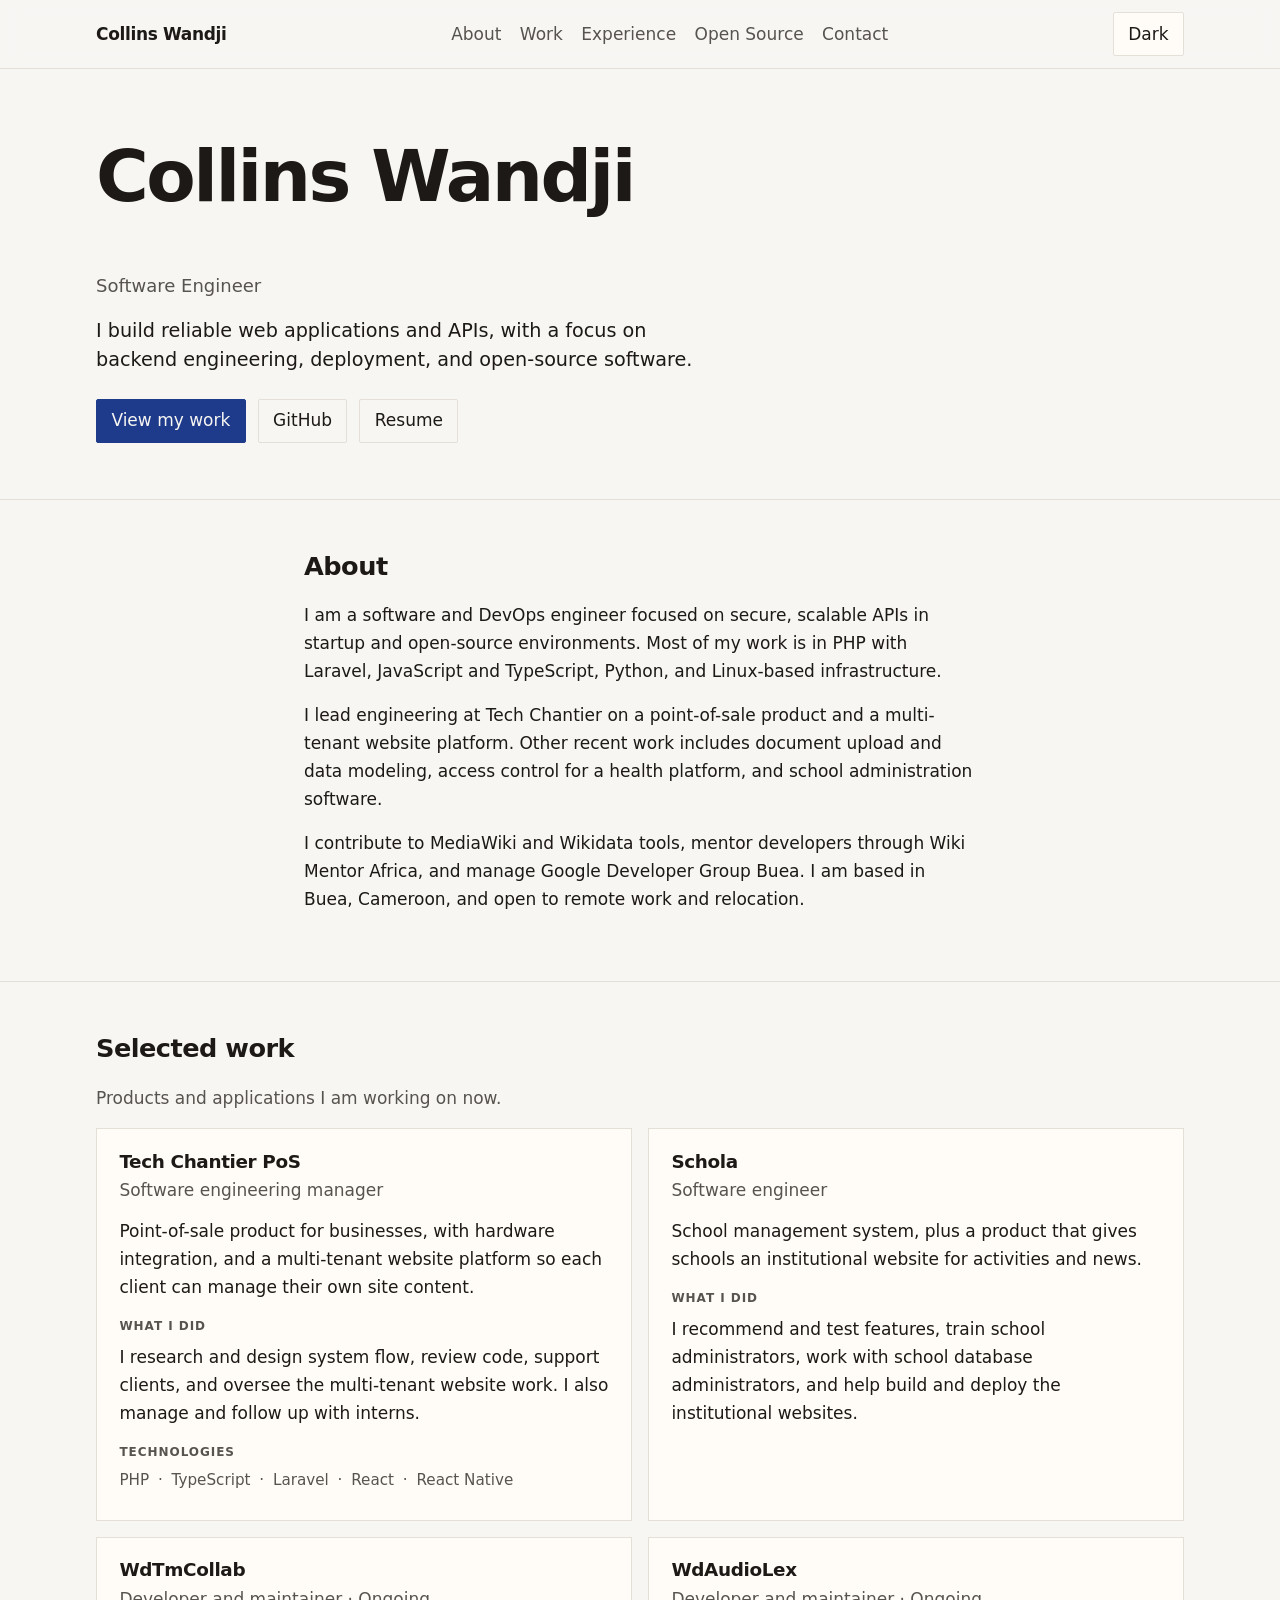
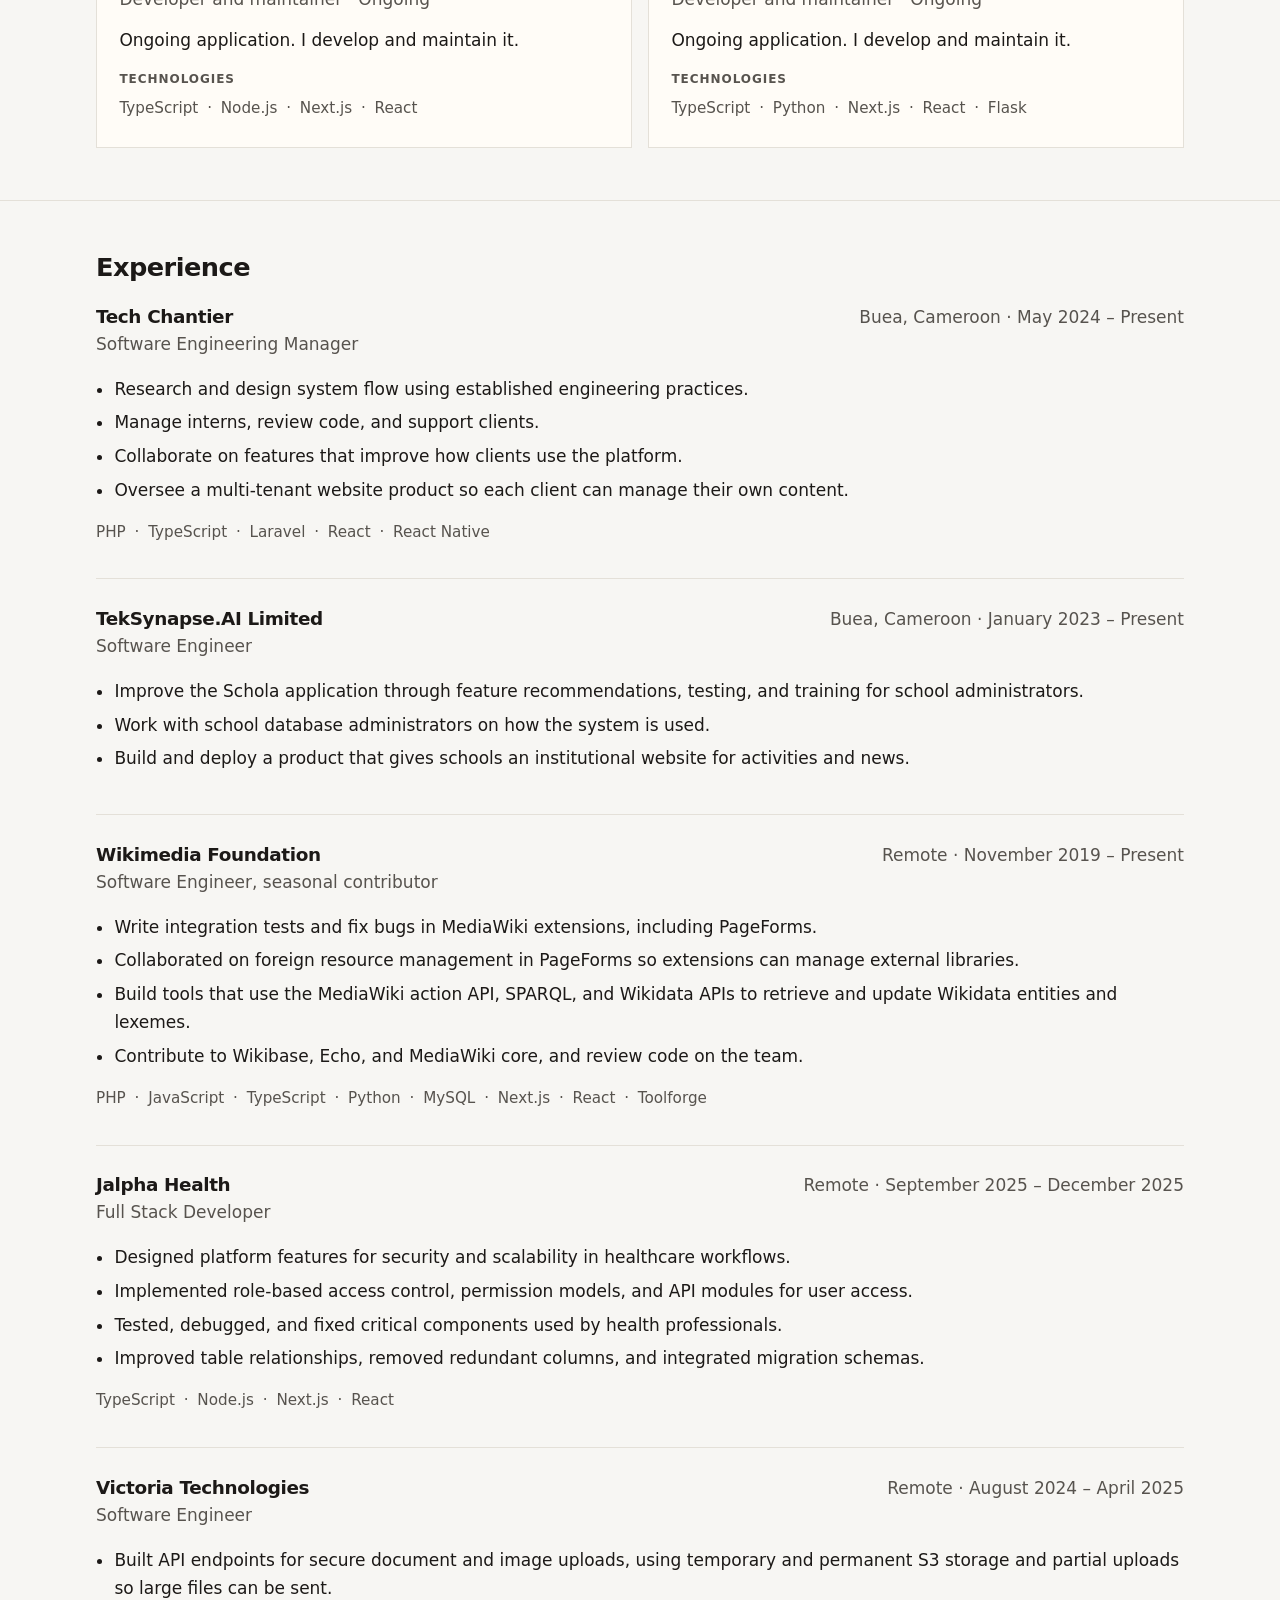
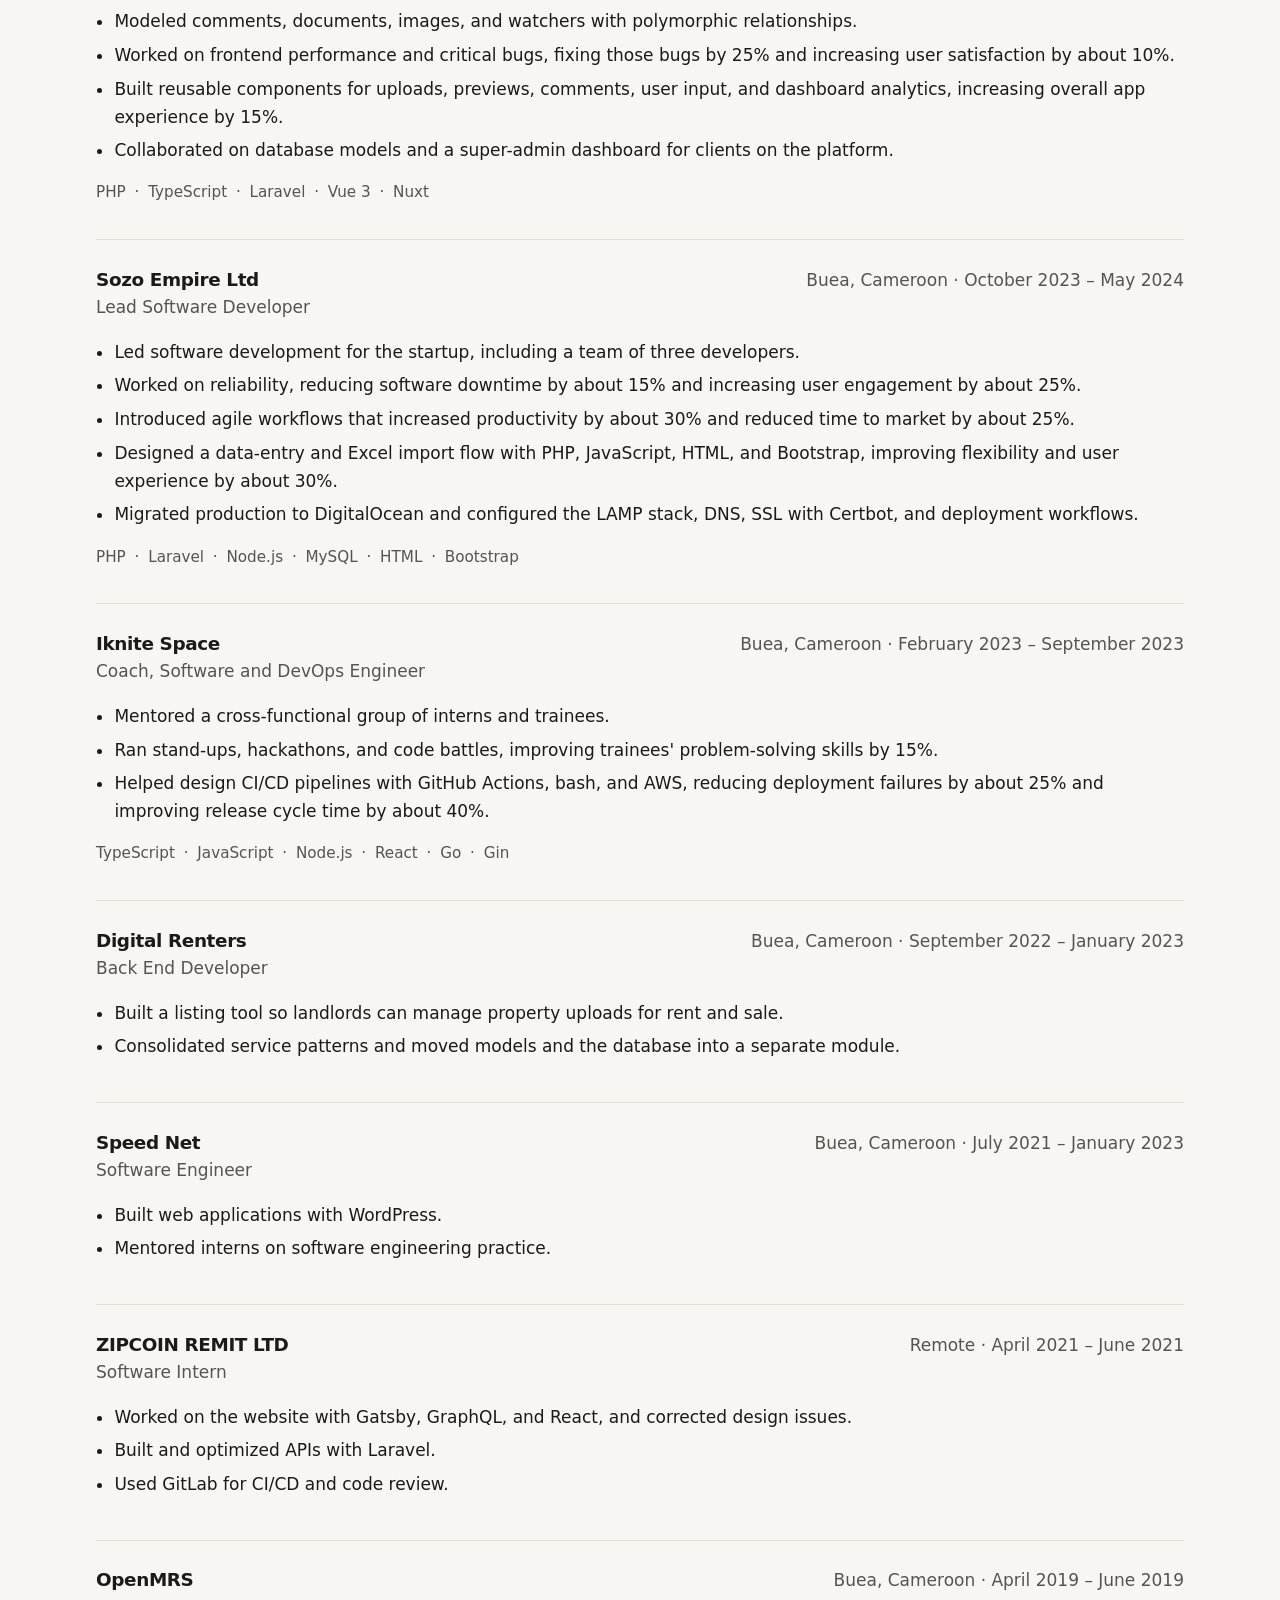
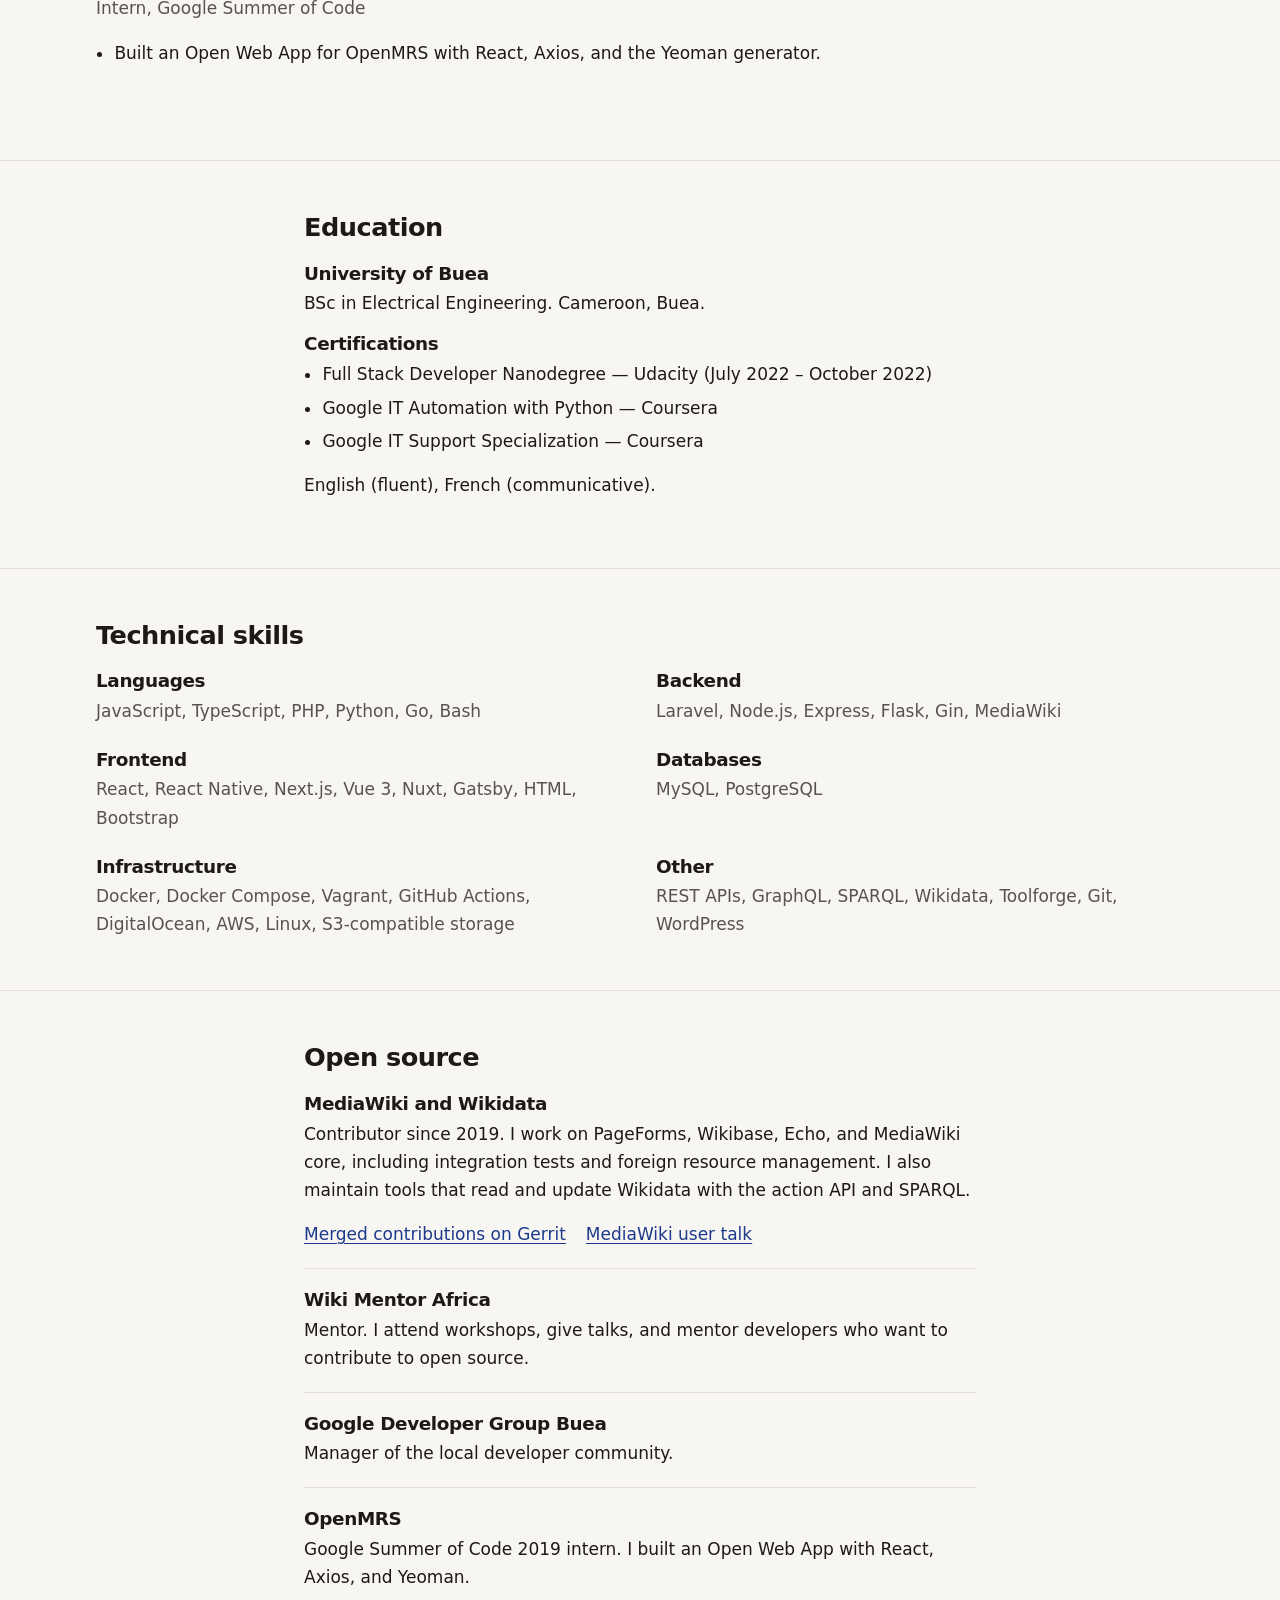
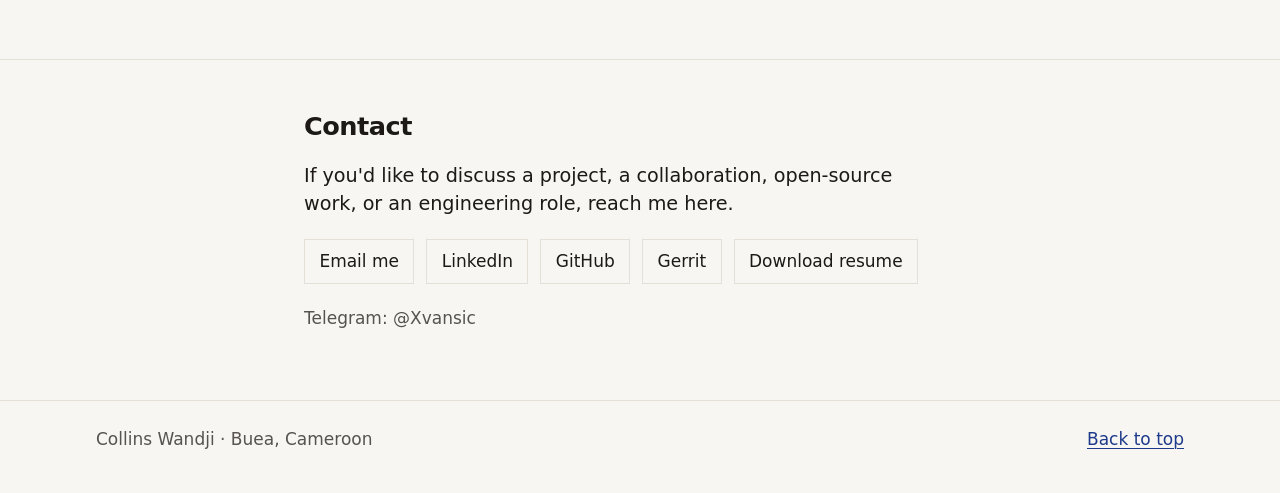
<file: index.html>
<!DOCTYPE html>
<html lang="en">
  <head>
    <meta charset="utf-8">
    <meta name="viewport" content="width=device-width, initial-scale=1">
    <title>Collins Wandji — Software Engineer</title>
    <meta name="description" content="Collins Wandji is a software engineer in Buea, Cameroon, working on APIs, web applications, DevOps, and open source, including MediaWiki.">
    <link rel="canonical" href="https://wandji69.github.io/Wandji69/">
    <meta property="og:title" content="Collins Wandji — Software Engineer">
    <meta property="og:description" content="Software engineer building web applications, APIs, and open-source tools, including contributions to MediaWiki.">
    <meta property="og:type" content="website">
    <meta property="og:url" content="https://wandji69.github.io/Wandji69/">
    <meta name="twitter:card" content="summary">
    <meta name="twitter:title" content="Collins Wandji — Software Engineer">
    <meta name="twitter:description" content="Software engineer building web applications, APIs, and open-source tools, including contributions to MediaWiki.">
    <link rel="stylesheet" href="css/style.css">
    <script>
      (function () {
        document.documentElement.classList.add("js");
        try {
          var stored = localStorage.getItem("theme");
          if (stored === "light" || stored === "dark") {
            document.documentElement.setAttribute("data-theme", stored);
            return;
          }
        } catch (e) {}
        var dark = window.matchMedia("(prefers-color-scheme: dark)").matches;
        document.documentElement.setAttribute("data-theme", dark ? "dark" : "light");
      })();
    </script>
  </head>
  <body id="top">
    <a class="skip-link" href="#content">Skip to content</a>
    <header class="site-header">
      <div class="header-inner">
        <a class="brand" href="#top">Collins Wandji</a>
        <nav id="site-nav" class="nav" data-nav aria-label="Primary">
          <a href="#about">About</a>
          <a href="#work">Work</a>
          <a href="#experience">Experience</a>
          <a href="#open-source">Open Source</a>
          <a href="#contact">Contact</a>
        </nav>
        <div class="header-actions">
          <button type="button" class="theme-toggle" data-theme-toggle aria-pressed="false" aria-label="Switch to dark theme">
            <span class="when-light">Dark</span>
            <span class="when-dark">Light</span>
          </button>
          <button type="button" class="nav-toggle" data-nav-toggle aria-expanded="false" aria-controls="site-nav">Menu</button>
        </div>
      </div>
    </header>

    <main id="content">
      <section class="hero" aria-labelledby="hero-heading">
        <div class="wrap">
          <h1 id="hero-heading">Collins Wandji</h1>
          <p class="kicker">Software Engineer</p>
          <p class="lede">I build reliable web applications and APIs, with a focus on backend engineering, deployment, and open-source software.</p>
          <div class="actions">
            <a class="button" href="#work">View my work</a>
            <a class="button button-quiet" href="https://github.com/Wandji69" target="_blank" rel="noopener noreferrer">GitHub<span class="visually-hidden"> (opens in a new tab)</span></a>
            <a class="button button-quiet" href="resume/resume.pdf">Resume</a>
          </div>
        </div>
      </section>

      <section id="about" class="section" aria-labelledby="about-heading">
        <div class="wrap narrow">
          <h2 id="about-heading">About</h2>
          <p>I am a software and DevOps engineer focused on secure, scalable APIs in startup and open-source environments. Most of my work is in PHP with Laravel, JavaScript and TypeScript, Python, and Linux-based infrastructure.</p>
          <p>I lead engineering at Tech Chantier on a point-of-sale product and a multi-tenant website platform. Other recent work includes document upload and data modeling, access control for a health platform, and school administration software.</p>
          <p>I contribute to MediaWiki and Wikidata tools, mentor developers through Wiki Mentor Africa, and manage Google Developer Group Buea. I am based in Buea, Cameroon, and open to remote work and relocation.</p>
        </div>
      </section>

      <section id="work" class="section" aria-labelledby="work-heading">
        <div class="wrap">
          <h2 id="work-heading">Selected work</h2>
          <p class="section-intro">Products and applications I am working on now.</p>
          <div class="project-grid">
            <article class="project">
              <h3>Tech Chantier PoS</h3>
              <p class="project-kicker">Software engineering manager</p>
              <p>Point-of-sale product for businesses, with hardware integration, and a multi-tenant website platform so each client can manage their own site content.</p>
              <p class="field-label">What I did</p>
              <p>I research and design system flow, review code, support clients, and oversee the multi-tenant website work. I also manage and follow up with interns.</p>
              <p class="field-label">Technologies</p>
              <ul class="tech-list" aria-label="Technologies for Tech Chantier PoS">
                <li>PHP</li>
                <li>TypeScript</li>
                <li>Laravel</li>
                <li>React</li>
                <li>React Native</li>
              </ul>
            </article>

            <article class="project">
              <h3>Schola</h3>
              <p class="project-kicker">Software engineer</p>
              <p>School management system, plus a product that gives schools an institutional website for activities and news.</p>
              <p class="field-label">What I did</p>
              <p>I recommend and test features, train school administrators, work with school database administrators, and help build and deploy the institutional websites.</p>
            </article>

            <article class="project">
              <h3>WdTmCollab</h3>
              <p class="project-kicker">Developer and maintainer · Ongoing</p>
              <p>Ongoing application. I develop and maintain it.</p>
              <p class="field-label">Technologies</p>
              <ul class="tech-list" aria-label="Technologies for WdTmCollab">
                <li>TypeScript</li>
                <li>Node.js</li>
                <li>Next.js</li>
                <li>React</li>
              </ul>
            </article>

            <article class="project">
              <h3>WdAudioLex</h3>
              <p class="project-kicker">Developer and maintainer · Ongoing</p>
              <p>Ongoing application. I develop and maintain it.</p>
              <p class="field-label">Technologies</p>
              <ul class="tech-list" aria-label="Technologies for WdAudioLex">
                <li>TypeScript</li>
                <li>Python</li>
                <li>Next.js</li>
                <li>React</li>
                <li>Flask</li>
              </ul>
            </article>
          </div>
        </div>
      </section>

      <section id="experience" class="section" aria-labelledby="experience-heading">
        <div class="wrap">
          <h2 id="experience-heading">Experience</h2>
          <div class="roles">
            <article class="role">
              <div class="role-header">
                <div>
                  <h3>Tech Chantier</h3>
                  <p class="role-title">Software Engineering Manager</p>
                </div>
                <p class="role-meta">Buea, Cameroon · <time datetime="2024-05">May 2024</time> – Present</p>
              </div>
              <ul>
                <li>Research and design system flow using established engineering practices.</li>
                <li>Manage interns, review code, and support clients.</li>
                <li>Collaborate on features that improve how clients use the platform.</li>
                <li>Oversee a multi-tenant website product so each client can manage their own content.</li>
              </ul>
              <ul class="tech-list" aria-label="Technologies at Tech Chantier">
                <li>PHP</li>
                <li>TypeScript</li>
                <li>Laravel</li>
                <li>React</li>
                <li>React Native</li>
              </ul>
            </article>

            <article class="role">
              <div class="role-header">
                <div>
                  <h3>TekSynapse.AI Limited</h3>
                  <p class="role-title">Software Engineer</p>
                </div>
                <p class="role-meta">Buea, Cameroon · <time datetime="2023-01">January 2023</time> – Present</p>
              </div>
              <ul>
                <li>Improve the Schola application through feature recommendations, testing, and training for school administrators.</li>
                <li>Work with school database administrators on how the system is used.</li>
                <li>Build and deploy a product that gives schools an institutional website for activities and news.</li>
              </ul>
            </article>

            <article class="role">
              <div class="role-header">
                <div>
                  <h3>Wikimedia Foundation</h3>
                  <p class="role-title">Software Engineer, seasonal contributor</p>
                </div>
                <p class="role-meta">Remote · <time datetime="2019-11">November 2019</time> – Present</p>
              </div>
              <ul>
                <li>Write integration tests and fix bugs in MediaWiki extensions, including PageForms.</li>
                <li>Collaborated on foreign resource management in PageForms so extensions can manage external libraries.</li>
                <li>Build tools that use the MediaWiki action API, SPARQL, and Wikidata APIs to retrieve and update Wikidata entities and lexemes.</li>
                <li>Contribute to Wikibase, Echo, and MediaWiki core, and review code on the team.</li>
              </ul>
              <ul class="tech-list" aria-label="Technologies at Wikimedia Foundation">
                <li>PHP</li>
                <li>JavaScript</li>
                <li>TypeScript</li>
                <li>Python</li>
                <li>MySQL</li>
                <li>Next.js</li>
                <li>React</li>
                <li>Toolforge</li>
              </ul>
            </article>

            <article class="role">
              <div class="role-header">
                <div>
                  <h3>Jalpha Health</h3>
                  <p class="role-title">Full Stack Developer</p>
                </div>
                <p class="role-meta">Remote · <time datetime="2025-09">September 2025</time> – <time datetime="2025-12">December 2025</time></p>
              </div>
              <ul>
                <li>Designed platform features for security and scalability in healthcare workflows.</li>
                <li>Implemented role-based access control, permission models, and API modules for user access.</li>
                <li>Tested, debugged, and fixed critical components used by health professionals.</li>
                <li>Improved table relationships, removed redundant columns, and integrated migration schemas.</li>
              </ul>
              <ul class="tech-list" aria-label="Technologies at Jalpha Health">
                <li>TypeScript</li>
                <li>Node.js</li>
                <li>Next.js</li>
                <li>React</li>
              </ul>
            </article>

            <article class="role">
              <div class="role-header">
                <div>
                  <h3>Victoria Technologies</h3>
                  <p class="role-title">Software Engineer</p>
                </div>
                <p class="role-meta">Remote · <time datetime="2024-08">August 2024</time> – <time datetime="2025-04">April 2025</time></p>
              </div>
              <ul>
                <li>Built API endpoints for secure document and image uploads, using temporary and permanent S3 storage and partial uploads so large files can be sent.</li>
                <li>Modeled comments, documents, images, and watchers with polymorphic relationships.</li>
                <li>Worked on frontend performance and critical bugs, fixing those bugs by 25% and increasing user satisfaction by about 10%.</li>
                <li>Built reusable components for uploads, previews, comments, user input, and dashboard analytics, increasing overall app experience by 15%.</li>
                <li>Collaborated on database models and a super-admin dashboard for clients on the platform.</li>
              </ul>
              <ul class="tech-list" aria-label="Technologies at Victoria Technologies">
                <li>PHP</li>
                <li>TypeScript</li>
                <li>Laravel</li>
                <li>Vue 3</li>
                <li>Nuxt</li>
              </ul>
            </article>

            <article class="role">
              <div class="role-header">
                <div>
                  <h3>Sozo Empire Ltd</h3>
                  <p class="role-title">Lead Software Developer</p>
                </div>
                <p class="role-meta">Buea, Cameroon · <time datetime="2023-10">October 2023</time> – <time datetime="2024-05">May 2024</time></p>
              </div>
              <ul>
                <li>Led software development for the startup, including a team of three developers.</li>
                <li>Worked on reliability, reducing software downtime by about 15% and increasing user engagement by about 25%.</li>
                <li>Introduced agile workflows that increased productivity by about 30% and reduced time to market by about 25%.</li>
                <li>Designed a data-entry and Excel import flow with PHP, JavaScript, HTML, and Bootstrap, improving flexibility and user experience by about 30%.</li>
                <li>Migrated production to DigitalOcean and configured the LAMP stack, DNS, SSL with Certbot, and deployment workflows.</li>
              </ul>
              <ul class="tech-list" aria-label="Technologies at Sozo Empire">
                <li>PHP</li>
                <li>Laravel</li>
                <li>Node.js</li>
                <li>MySQL</li>
                <li>HTML</li>
                <li>Bootstrap</li>
              </ul>
            </article>

            <article class="role">
              <div class="role-header">
                <div>
                  <h3>Iknite Space</h3>
                  <p class="role-title">Coach, Software and DevOps Engineer</p>
                </div>
                <p class="role-meta">Buea, Cameroon · <time datetime="2023-02">February 2023</time> – <time datetime="2023-09">September 2023</time></p>
              </div>
              <ul>
                <li>Mentored a cross-functional group of interns and trainees.</li>
                <li>Ran stand-ups, hackathons, and code battles, improving trainees' problem-solving skills by 15%.</li>
                <li>Helped design CI/CD pipelines with GitHub Actions, bash, and AWS, reducing deployment failures by about 25% and improving release cycle time by about 40%.</li>
              </ul>
              <ul class="tech-list" aria-label="Technologies at Iknite Space">
                <li>TypeScript</li>
                <li>JavaScript</li>
                <li>Node.js</li>
                <li>React</li>
                <li>Go</li>
                <li>Gin</li>
              </ul>
            </article>

            <article class="role">
              <div class="role-header">
                <div>
                  <h3>Digital Renters</h3>
                  <p class="role-title">Back End Developer</p>
                </div>
                <p class="role-meta">Buea, Cameroon · <time datetime="2022-09">September 2022</time> – <time datetime="2023-01">January 2023</time></p>
              </div>
              <ul>
                <li>Built a listing tool so landlords can manage property uploads for rent and sale.</li>
                <li>Consolidated service patterns and moved models and the database into a separate module.</li>
              </ul>
            </article>

            <article class="role">
              <div class="role-header">
                <div>
                  <h3>Speed Net</h3>
                  <p class="role-title">Software Engineer</p>
                </div>
                <p class="role-meta">Buea, Cameroon · <time datetime="2021-07">July 2021</time> – <time datetime="2023-01">January 2023</time></p>
              </div>
              <ul>
                <li>Built web applications with WordPress.</li>
                <li>Mentored interns on software engineering practice.</li>
              </ul>
            </article>

            <article class="role">
              <div class="role-header">
                <div>
                  <h3>ZIPCOIN REMIT LTD</h3>
                  <p class="role-title">Software Intern</p>
                </div>
                <p class="role-meta">Remote · <time datetime="2021-04">April 2021</time> – <time datetime="2021-06">June 2021</time></p>
              </div>
              <ul>
                <li>Worked on the website with Gatsby, GraphQL, and React, and corrected design issues.</li>
                <li>Built and optimized APIs with Laravel.</li>
                <li>Used GitLab for CI/CD and code review.</li>
              </ul>
            </article>

            <article class="role">
              <div class="role-header">
                <div>
                  <h3>OpenMRS</h3>
                  <p class="role-title">Intern, Google Summer of Code</p>
                </div>
                <p class="role-meta">Buea, Cameroon · <time datetime="2019-04">April 2019</time> – <time datetime="2019-06">June 2019</time></p>
              </div>
              <ul>
                <li>Built an Open Web App for OpenMRS with React, Axios, and the Yeoman generator.</li>
              </ul>
            </article>
          </div>
        </div>
      </section>

      <section id="education" class="section" aria-labelledby="education-heading">
        <div class="wrap narrow">
          <h2 id="education-heading">Education</h2>
          <h3>University of Buea</h3>
          <p>BSc in Electrical Engineering. Cameroon, Buea.</p>
          <h3>Certifications</h3>
          <ul>
            <li>Full Stack Developer Nanodegree — Udacity (July 2022 – October 2022)</li>
            <li>Google IT Automation with Python — Coursera</li>
            <li>Google IT Support Specialization — Coursera</li>
          </ul>
          <p>English (fluent), French (communicative).</p>
        </div>
      </section>

      <section id="skills" class="section" aria-labelledby="skills-heading">
        <div class="wrap">
          <h2 id="skills-heading">Technical skills</h2>
          <div class="skill-grid">
            <section aria-labelledby="skills-languages">
              <h3 id="skills-languages">Languages</h3>
              <p>JavaScript, TypeScript, PHP, Python, Go, Bash</p>
            </section>
            <section aria-labelledby="skills-backend">
              <h3 id="skills-backend">Backend</h3>
              <p>Laravel, Node.js, Express, Flask, Gin, MediaWiki</p>
            </section>
            <section aria-labelledby="skills-frontend">
              <h3 id="skills-frontend">Frontend</h3>
              <p>React, React Native, Next.js, Vue 3, Nuxt, Gatsby, HTML, Bootstrap</p>
            </section>
            <section aria-labelledby="skills-data">
              <h3 id="skills-data">Databases</h3>
              <p>MySQL, PostgreSQL</p>
            </section>
            <section aria-labelledby="skills-infra">
              <h3 id="skills-infra">Infrastructure</h3>
              <p>Docker, Docker Compose, Vagrant, GitHub Actions, DigitalOcean, AWS, Linux, S3-compatible storage</p>
            </section>
            <section aria-labelledby="skills-other">
              <h3 id="skills-other">Other</h3>
              <p>REST APIs, GraphQL, SPARQL, Wikidata, Toolforge, Git, WordPress</p>
            </section>
          </div>
        </div>
      </section>

      <section id="open-source" class="section" aria-labelledby="open-source-heading">
        <div class="wrap narrow">
          <h2 id="open-source-heading">Open source</h2>
          <article class="os-item">
            <h3>MediaWiki and Wikidata</h3>
            <p>Contributor since 2019. I work on PageForms, Wikibase, Echo, and MediaWiki core, including integration tests and foreign resource management. I also maintain tools that read and update Wikidata with the action API and SPARQL.</p>
            <p class="link-row">
              <a href="https://gerrit.wikimedia.org/r/q/-author:collinschuwa@gmail.com+status:merged" target="_blank" rel="noopener noreferrer">Merged contributions on Gerrit<span class="visually-hidden"> (opens in a new tab)</span></a>
              <a href="https://www.mediawiki.org/wiki/User_talk:Wandji_Collins" target="_blank" rel="noopener noreferrer">MediaWiki user talk<span class="visually-hidden"> (opens in a new tab)</span></a>
            </p>
          </article>
          <article class="os-item">
            <h3>Wiki Mentor Africa</h3>
            <p>Mentor. I attend workshops, give talks, and mentor developers who want to contribute to open source.</p>
          </article>
          <article class="os-item">
            <h3>Google Developer Group Buea</h3>
            <p>Manager of the local developer community.</p>
          </article>
          <article class="os-item">
            <h3>OpenMRS</h3>
            <p>Google Summer of Code 2019 intern. I built an Open Web App with React, Axios, and Yeoman.</p>
          </article>
        </div>
      </section>

      <section id="contact" class="section" aria-labelledby="contact-heading">
        <div class="wrap narrow">
          <h2 id="contact-heading">Contact</h2>
          <p class="lede">If you'd like to discuss a project, a collaboration, open-source work, or an engineering role, reach me here.</p>
          <ul class="contact-list">
            <li><a href="mailto:collinschuwa@gmail.com">Email me</a></li>
            <li><a href="https://www.linkedin.com/in/wandji-collins" target="_blank" rel="noopener noreferrer">LinkedIn<span class="visually-hidden"> (opens in a new tab)</span></a></li>
            <li><a href="https://github.com/Wandji69" target="_blank" rel="noopener noreferrer">GitHub<span class="visually-hidden"> (opens in a new tab)</span></a></li>
            <li><a href="https://gerrit.wikimedia.org/r/q/-author:collinschuwa@gmail.com+status:merged" target="_blank" rel="noopener noreferrer">Gerrit<span class="visually-hidden"> (opens in a new tab)</span></a></li>
            <li><a href="resume/resume.pdf">Download resume</a></li>
          </ul>
          <p class="contact-note">Telegram: @Xvansic</p>
        </div>
      </section>
    </main>

    <footer class="site-footer">
      <div class="wrap footer-inner">
        <p>Collins Wandji · Buea, Cameroon</p>
        <p><a href="#top">Back to top</a></p>
      </div>
    </footer>
    <script src="js/main.js"></script>
  </body>
</html>
</file>
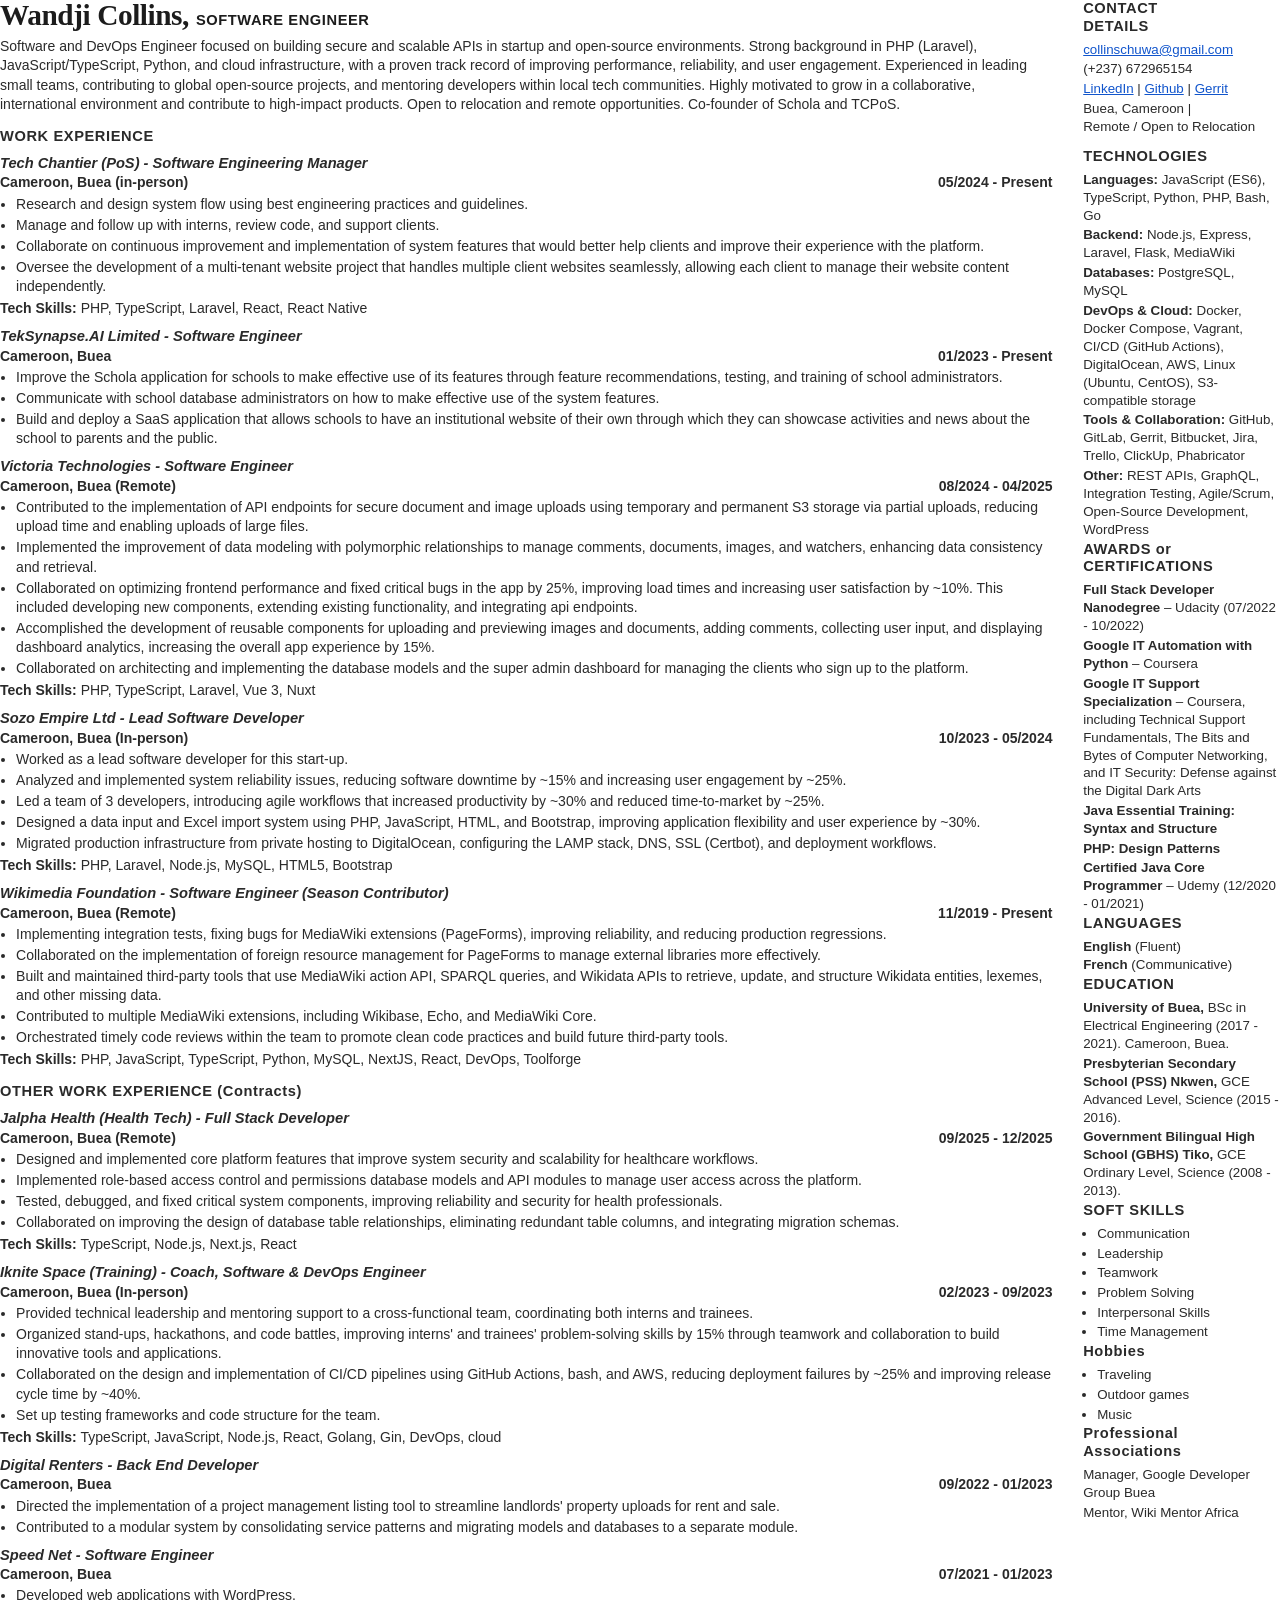
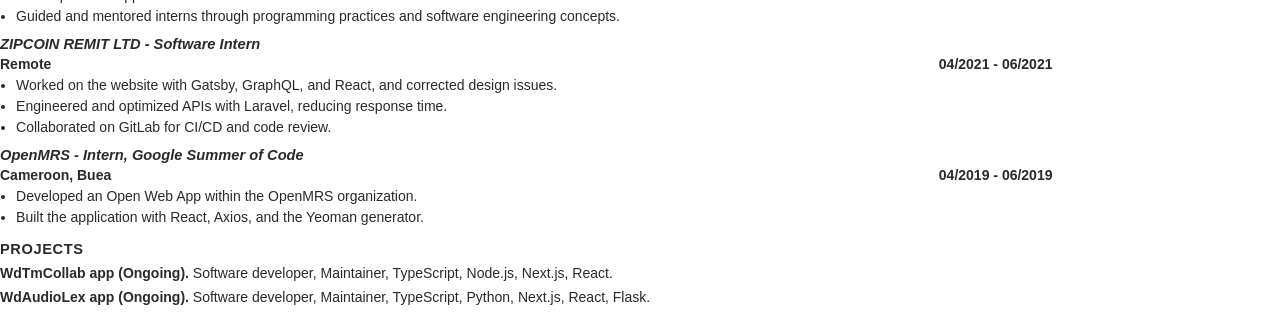
<file: resume/resume.html>
<!DOCTYPE html>
<html lang="en">
  <head>
    <meta charset="utf-8">
    <title>Wandji Collins — Software Engineer</title>
    <style>
      @page {
        size: letter;
        margin: 0.55in 0.58in 0.5in;
      }

      * {
        box-sizing: border-box;
      }

      html,
      body {
        margin: 0;
        padding: 0;
        color: #2a2a2a;
        background: #fff;
        font-family: Arial, "Liberation Sans", "Nimbus Sans", sans-serif;
        font-size: 10.5pt;
        line-height: 1.38;
      }

      .columns {
        display: grid;
        grid-template-columns: minmax(0, 1fr) 2.05in;
        column-gap: 0.32in;
        align-items: start;
      }

      h1 {
        margin: 0 0 0.45rem;
        font-family: Georgia, "Liberation Serif", "Times New Roman", serif;
        font-size: 22pt;
        font-weight: 700;
        letter-spacing: -0.015em;
        line-height: 1.05;
        color: #1c1c1c;
      }

      h1 span {
        font-family: Arial, "Liberation Sans", sans-serif;
        font-size: 11pt;
        font-weight: 700;
        letter-spacing: 0.04em;
      }

      h2 {
        margin: 0.95rem 0 0.4rem;
        font-size: 11pt;
        font-weight: 700;
        letter-spacing: 0.04em;
        line-height: 1.2;
      }

      .summary {
        margin: 0 0 0.15rem;
      }

      .job {
        margin-top: 0.62rem;
      }

      .job h3 {
        margin: 0;
        font-size: 11pt;
        font-style: italic;
        font-weight: 700;
        line-height: 1.25;
      }

      .meta {
        display: flex;
        justify-content: space-between;
        gap: 0.75rem;
        margin: 0.08rem 0 0.15rem;
        font-weight: 700;
      }

      .meta span:last-child {
        flex: 0 0 auto;
        font-weight: 700;
      }

      ul {
        margin: 0.15rem 0 0.2rem;
        padding-left: 1.15rem;
      }

      li {
        margin: 0.12rem 0;
      }

      .tech {
        margin: 0.15rem 0 0;
      }

      .side h2 {
        margin-top: 0.85rem;
      }

      .side h2:first-child {
        margin-top: 0;
      }

      .side section {
        break-inside: avoid;
        page-break-inside: avoid;
      }

      .side p,
      .side li {
        margin: 0.12rem 0;
        font-size: 10pt;
        line-height: 1.35;
      }

      .side ul {
        margin: 0.2rem 0 0;
        padding-left: 1rem;
      }

      .side a {
        color: #1155cc;
        text-decoration: underline;
      }

      .label {
        font-weight: 700;
      }

      .projects p {
        margin: 0.35rem 0;
      }
    </style>
  </head>
  <body>
    <div class="columns">
      <main>
        <h1>Wandji Collins, <span>SOFTWARE ENGINEER</span></h1>
        <p class="summary">Software and DevOps Engineer focused on building secure and scalable APIs in startup and open-source environments. Strong background in PHP (Laravel), JavaScript/TypeScript, Python, and cloud infrastructure, with a proven track record of improving performance, reliability, and user engagement. Experienced in leading small teams, contributing to global open-source projects, and mentoring developers within local tech communities. Highly motivated to grow in a collaborative, international environment and contribute to high-impact products. Open to relocation and remote opportunities. Co-founder of Schola and TCPoS.</p>

        <h2>WORK EXPERIENCE</h2>

        <article class="job">
          <h3>Tech Chantier (PoS) - Software Engineering Manager</h3>
          <div class="meta"><span>Cameroon, Buea (in-person)</span><span>05/2024 - Present</span></div>
          <ul>
            <li>Research and design system flow using best engineering practices and guidelines.</li>
            <li>Manage and follow up with interns, review code, and support clients.</li>
            <li>Collaborate on continuous improvement and implementation of system features that would better help clients and improve their experience with the platform.</li>
            <li>Oversee the development of a multi-tenant website project that handles multiple client websites seamlessly, allowing each client to manage their website content independently.</li>
          </ul>
          <p class="tech"><strong>Tech Skills:</strong> PHP, TypeScript, Laravel, React, React Native</p>
        </article>

        <article class="job">
          <h3>TekSynapse.AI Limited - Software Engineer</h3>
          <div class="meta"><span>Cameroon, Buea</span><span>01/2023 - Present</span></div>
          <ul>
            <li>Improve the Schola application for schools to make effective use of its features through feature recommendations, testing, and training of school administrators.</li>
            <li>Communicate with school database administrators on how to make effective use of the system features.</li>
            <li>Build and deploy a SaaS application that allows schools to have an institutional website of their own through which they can showcase activities and news about the school to parents and the public.</li>
          </ul>
        </article>

        <article class="job">
          <h3>Victoria Technologies - Software Engineer</h3>
          <div class="meta"><span>Cameroon, Buea (Remote)</span><span>08/2024 - 04/2025</span></div>
          <ul>
            <li>Contributed to the implementation of API endpoints for secure document and image uploads using temporary and permanent S3 storage via partial uploads, reducing upload time and enabling uploads of large files.</li>
            <li>Implemented the improvement of data modeling with polymorphic relationships to manage comments, documents, images, and watchers, enhancing data consistency and retrieval.</li>
            <li>Collaborated on optimizing frontend performance and fixed critical bugs in the app by 25%, improving load times and increasing user satisfaction by ~10%. This included developing new components, extending existing functionality, and integrating api endpoints.</li>
            <li>Accomplished the development of reusable components for uploading and previewing images and documents, adding comments, collecting user input, and displaying dashboard analytics, increasing the overall app experience by 15%.</li>
            <li>Collaborated on architecting and implementing the database models and the super admin dashboard for managing the clients who sign up to the platform.</li>
          </ul>
          <p class="tech"><strong>Tech Skills:</strong> PHP, TypeScript, Laravel, Vue 3, Nuxt</p>
        </article>

        <article class="job">
          <h3>Sozo Empire Ltd - Lead Software Developer</h3>
          <div class="meta"><span>Cameroon, Buea (In-person)</span><span>10/2023 - 05/2024</span></div>
          <ul>
            <li>Worked as a lead software developer for this start-up.</li>
            <li>Analyzed and implemented system reliability issues, reducing software downtime by ~15% and increasing user engagement by ~25%.</li>
            <li>Led a team of 3 developers, introducing agile workflows that increased productivity by ~30% and reduced time-to-market by ~25%.</li>
            <li>Designed a data input and Excel import system using PHP, JavaScript, HTML, and Bootstrap, improving application flexibility and user experience by ~30%.</li>
            <li>Migrated production infrastructure from private hosting to DigitalOcean, configuring the LAMP stack, DNS, SSL (Certbot), and deployment workflows.</li>
          </ul>
          <p class="tech"><strong>Tech Skills:</strong> PHP, Laravel, Node.js, MySQL, HTML5, Bootstrap</p>
        </article>

        <article class="job">
          <h3>Wikimedia Foundation - Software Engineer (Season Contributor)</h3>
          <div class="meta"><span>Cameroon, Buea (Remote)</span><span>11/2019 - Present</span></div>
          <ul>
            <li>Implementing integration tests, fixing bugs for MediaWiki extensions (PageForms), improving reliability, and reducing production regressions.</li>
            <li>Collaborated on the implementation of foreign resource management for PageForms to manage external libraries more effectively.</li>
            <li>Built and maintained third-party tools that use MediaWiki action API, SPARQL queries, and Wikidata APIs to retrieve, update, and structure Wikidata entities, lexemes, and other missing data.</li>
            <li>Contributed to multiple MediaWiki extensions, including Wikibase, Echo, and MediaWiki Core.</li>
            <li>Orchestrated timely code reviews within the team to promote clean code practices and build future third-party tools.</li>
          </ul>
          <p class="tech"><strong>Tech Skills:</strong> PHP, JavaScript, TypeScript, Python, MySQL, NextJS, React, DevOps, Toolforge</p>
        </article>

        <h2>OTHER WORK EXPERIENCE (Contracts)</h2>

        <article class="job">
          <h3>Jalpha Health (Health Tech) - Full Stack Developer</h3>
          <div class="meta"><span>Cameroon, Buea (Remote)</span><span>09/2025 - 12/2025</span></div>
          <ul>
            <li>Designed and implemented core platform features that improve system security and scalability for healthcare workflows.</li>
            <li>Implemented role-based access control and permissions database models and API modules to manage user access across the platform.</li>
            <li>Tested, debugged, and fixed critical system components, improving reliability and security for health professionals.</li>
            <li>Collaborated on improving the design of database table relationships, eliminating redundant table columns, and integrating migration schemas.</li>
          </ul>
          <p class="tech"><strong>Tech Skills:</strong> TypeScript, Node.js, Next.js, React</p>
        </article>

        <article class="job">
          <h3>Iknite Space (Training) - Coach, Software &amp; DevOps Engineer</h3>
          <div class="meta"><span>Cameroon, Buea (In-person)</span><span>02/2023 - 09/2023</span></div>
          <ul>
            <li>Provided technical leadership and mentoring support to a cross-functional team, coordinating both interns and trainees.</li>
            <li>Organized stand-ups, hackathons, and code battles, improving interns' and trainees' problem-solving skills by 15% through teamwork and collaboration to build innovative tools and applications.</li>
            <li>Collaborated on the design and implementation of CI/CD pipelines using GitHub Actions, bash, and AWS, reducing deployment failures by ~25% and improving release cycle time by ~40%.</li>
            <li>Set up testing frameworks and code structure for the team.</li>
          </ul>
          <p class="tech"><strong>Tech Skills:</strong> TypeScript, JavaScript, Node.js, React, Golang, Gin, DevOps, cloud</p>
        </article>

        <article class="job">
          <h3>Digital Renters - Back End Developer</h3>
          <div class="meta"><span>Cameroon, Buea</span><span>09/2022 - 01/2023</span></div>
          <ul>
            <li>Directed the implementation of a project management listing tool to streamline landlords' property uploads for rent and sale.</li>
            <li>Contributed to a modular system by consolidating service patterns and migrating models and databases to a separate module.</li>
          </ul>
        </article>

        <article class="job">
          <h3>Speed Net - Software Engineer</h3>
          <div class="meta"><span>Cameroon, Buea</span><span>07/2021 - 01/2023</span></div>
          <ul>
            <li>Developed web applications with WordPress.</li>
            <li>Guided and mentored interns through programming practices and software engineering concepts.</li>
          </ul>
        </article>

        <article class="job">
          <h3>ZIPCOIN REMIT LTD - Software Intern</h3>
          <div class="meta"><span>Remote</span><span>04/2021 - 06/2021</span></div>
          <ul>
            <li>Worked on the website with Gatsby, GraphQL, and React, and corrected design issues.</li>
            <li>Engineered and optimized APIs with Laravel, reducing response time.</li>
            <li>Collaborated on GitLab for CI/CD and code review.</li>
          </ul>
        </article>

        <article class="job">
          <h3>OpenMRS - Intern, Google Summer of Code</h3>
          <div class="meta"><span>Cameroon, Buea</span><span>04/2019 - 06/2019</span></div>
          <ul>
            <li>Developed an Open Web App within the OpenMRS organization.</li>
            <li>Built the application with React, Axios, and the Yeoman generator.</li>
          </ul>
        </article>

        <h2>PROJECTS</h2>
        <div class="projects">
          <p><strong>WdTmCollab app (Ongoing).</strong> Software developer, Maintainer, TypeScript, Node.js, Next.js, React.</p>
          <p><strong>WdAudioLex app (Ongoing).</strong> Software developer, Maintainer, TypeScript, Python, Next.js, React, Flask.</p>
        </div>
      </main>

      <aside class="side">
        <section>
          <h2>CONTACT<br>DETAILS</h2>
          <p><a href="mailto:collinschuwa@gmail.com">collinschuwa@gmail.com</a></p>
          <p>(+237) 672965154</p>
          <p>
            <a href="https://www.linkedin.com/in/wandji-collins">LinkedIn</a> |
            <a href="https://github.com/Wandji69">Github</a> |
            <a href="https://gerrit.wikimedia.org/r/q/-author:collinschuwa@gmail.com+status:merged">Gerrit</a>
          </p>
          <p>Buea, Cameroon |<br>Remote / Open to Relocation</p>
        </section>

        <h2>TECHNOLOGIES</h2>
        <p><span class="label">Languages:</span> JavaScript (ES6), TypeScript, Python, PHP, Bash, Go</p>
        <p><span class="label">Backend:</span> Node.js, Express, Laravel, Flask, MediaWiki</p>
        <p><span class="label">Databases:</span> PostgreSQL, MySQL</p>
        <p><span class="label">DevOps &amp; Cloud:</span> Docker, Docker Compose, Vagrant, CI/CD (GitHub Actions), DigitalOcean, AWS, Linux (Ubuntu, CentOS), S3-compatible storage</p>
        <p><span class="label">Tools &amp; Collaboration:</span> GitHub, GitLab, Gerrit, Bitbucket, Jira, Trello, ClickUp, Phabricator</p>
        <p><span class="label">Other:</span> REST APIs, GraphQL, Integration Testing, Agile/Scrum, Open-Source Development, WordPress</p>

        <section>
        <h2>AWARDS or CERTIFICATIONS</h2>
        <p><strong>Full Stack Developer Nanodegree</strong> – Udacity (07/2022 - 10/2022)</p>
        <p><strong>Google IT Automation with Python</strong> – Coursera</p>
        <p><strong>Google IT Support Specialization</strong> – Coursera, including Technical Support Fundamentals, The Bits and Bytes of Computer Networking, and IT Security: Defense against the Digital Dark Arts</p>
        <p><strong>Java Essential Training: Syntax and Structure</strong></p>
        <p><strong>PHP: Design Patterns</strong></p>
        <p><strong>Certified Java Core Programmer</strong> – Udemy (12/2020 - 01/2021)</p>
        </section>

        <section>
        <h2>LANGUAGES</h2>
        <p><strong>English</strong> (Fluent)<br><strong>French</strong> (Communicative)</p>
        </section>

        <section>
        <h2>EDUCATION</h2>
        <p><strong>University of Buea,</strong> BSc in Electrical Engineering (2017 - 2021). Cameroon, Buea.</p>
        <p><strong>Presbyterian Secondary School (PSS) Nkwen,</strong> GCE Advanced Level, Science (2015 - 2016).</p>
        <p><strong>Government Bilingual High School (GBHS) Tiko,</strong> GCE Ordinary Level, Science (2008 - 2013).</p>
        </section>

        <section>
        <h2>SOFT SKILLS</h2>
        <ul>
          <li>Communication</li>
          <li>Leadership</li>
          <li>Teamwork</li>
          <li>Problem Solving</li>
          <li>Interpersonal Skills</li>
          <li>Time Management</li>
        </ul>
        </section>

        <section>
        <h2>Hobbies</h2>
        <ul>
          <li>Traveling</li>
          <li>Outdoor games</li>
          <li>Music</li>
        </ul>
        </section>

        <section>
        <h2>Professional Associations</h2>
        <p>Manager, Google Developer Group Buea</p>
        <p>Mentor, Wiki Mentor Africa</p>
        </section>
      </aside>
    </div>
  </body>
</html>
</file>
<file: css/style.css>
:root {
  color-scheme: light;
  --background: #f7f6f3;
  --foreground: #1c1917;
  --muted: #57534e;
  --border: #e4e0d8;
  --accent: #1e3a8a;
  --accent-contrast: #f7f6f3;
  --surface: #fffcf7;
  --header: rgba(247, 246, 243, 0.92);
  --focus: #1e3a8a;
}

:root[data-theme="dark"] {
  color-scheme: dark;
  --background: #121211;
  --foreground: #f5f5f4;
  --muted: #a8a29e;
  --border: #2e2c29;
  --accent: #93c5fd;
  --accent-contrast: #121211;
  --surface: #1c1b19;
  --header: rgba(18, 18, 17, 0.92);
  --focus: #93c5fd;
}

@media (prefers-color-scheme: dark) {
  :root:not([data-theme="light"]) {
    color-scheme: dark;
    --background: #121211;
    --foreground: #f5f5f4;
    --muted: #a8a29e;
    --border: #2e2c29;
    --accent: #93c5fd;
    --accent-contrast: #121211;
    --surface: #1c1b19;
    --header: rgba(18, 18, 17, 0.92);
    --focus: #93c5fd;
  }
}

*,
*::before,
*::after {
  box-sizing: border-box;
}

html {
  scroll-behavior: smooth;
}

body {
  margin: 0;
  background: var(--background);
  color: var(--foreground);
  font-family: Inter, ui-sans-serif, system-ui, -apple-system, BlinkMacSystemFont, "Segoe UI", sans-serif;
  font-size: 1.0625rem;
  line-height: 1.65;
  text-rendering: optimizeLegibility;
}

::selection {
  background: var(--accent);
  color: var(--accent-contrast);
}

:focus-visible {
  outline: 2px solid var(--focus);
  outline-offset: 3px;
}

h1,
h2,
h3,
p {
  margin-top: 0;
}

h1,
h2,
h3 {
  line-height: 1.15;
  font-weight: 600;
  letter-spacing: -0.02em;
}

h1 {
  font-size: clamp(2.75rem, 8vw, 4.5rem);
  letter-spacing: -0.035em;
  line-height: 0.98;
}

h2 {
  margin-bottom: 1.25rem;
  font-size: clamp(1.5rem, 2vw, 1.85rem);
}

h3 {
  margin-bottom: 0.35rem;
  font-size: 1.15rem;
}

p {
  margin-bottom: 1rem;
}

a {
  color: var(--accent);
  text-decoration-thickness: 1px;
  text-underline-offset: 0.18em;
}

a:hover {
  text-decoration-thickness: 2px;
}

ul {
  margin: 0 0 1rem;
  padding-left: 1.15rem;
}

li + li {
  margin-top: 0.35rem;
}

.visually-hidden {
  position: absolute;
  width: 1px;
  height: 1px;
  padding: 0;
  margin: -1px;
  overflow: hidden;
  clip: rect(0, 0, 0, 0);
  white-space: nowrap;
  border: 0;
}

.skip-link {
  position: absolute;
  left: 1rem;
  top: -3rem;
  z-index: 20;
  padding: 0.5rem 0.75rem;
  background: var(--surface);
  color: var(--foreground);
  border: 1px solid var(--border);
}

.skip-link:focus {
  top: 0.75rem;
}

.wrap {
  width: min(68rem, calc(100% - 2rem));
  margin-inline: auto;
}

.narrow {
  width: min(42rem, calc(100% - 2rem));
}

.site-header {
  position: sticky;
  top: 0;
  z-index: 10;
  background: var(--header);
  border-bottom: 1px solid var(--border);
  backdrop-filter: blur(10px);
}

.header-inner {
  display: flex;
  align-items: center;
  justify-content: space-between;
  gap: 1rem;
  width: min(68rem, calc(100% - 2rem));
  margin-inline: auto;
  padding: 0.75rem 0;
}

.brand {
  color: var(--foreground);
  font-weight: 600;
  text-decoration: none;
  letter-spacing: -0.02em;
}

.brand:hover {
  text-decoration: underline;
}

.nav {
  display: flex;
  flex-wrap: wrap;
  gap: 0.35rem 1.15rem;
}

.nav a {
  color: var(--muted);
  text-decoration: none;
}

.nav a:hover,
.nav a:focus-visible {
  color: var(--foreground);
  text-decoration: underline;
}

.header-actions {
  display: flex;
  align-items: center;
  gap: 0.5rem;
}

.theme-toggle,
.nav-toggle,
.button {
  display: inline-flex;
  align-items: center;
  justify-content: center;
  min-height: 44px;
  padding: 0.45rem 0.9rem;
  border: 1px solid var(--border);
  border-radius: 2px;
  background: var(--surface);
  color: var(--foreground);
  font: inherit;
  line-height: 1.2;
  text-decoration: none;
  cursor: pointer;
}

.theme-toggle:hover,
.nav-toggle:hover,
.button:hover {
  border-color: var(--foreground);
}

.nav-toggle {
  display: none;
}

[data-theme="light"] .when-dark,
:root:not([data-theme="dark"]) .when-dark {
  display: none;
}

[data-theme="dark"] .when-light {
  display: none;
}

[data-theme="dark"] .when-dark {
  display: inline;
}

.hero {
  padding: 4.5rem 0 3.5rem;
}

.kicker {
  margin: 0.75rem 0 1rem;
  color: var(--muted);
  font-size: 1.125rem;
}

.lede {
  max-width: 38rem;
  font-size: 1.2rem;
  line-height: 1.5;
}

.actions {
  display: flex;
  flex-wrap: wrap;
  gap: 0.75rem;
  margin-top: 1.5rem;
}

.button {
  background: var(--accent);
  border-color: var(--accent);
  color: var(--accent-contrast);
}

.button-quiet {
  background: transparent;
  border-color: var(--border);
  color: var(--foreground);
}

.section {
  padding: 3.25rem 0;
  border-top: 1px solid var(--border);
  scroll-margin-top: 4.5rem;
}

.section-intro {
  max-width: 40rem;
  color: var(--muted);
}

.project-grid {
  display: grid;
  gap: 1rem;
}

.project {
  margin: 0;
  padding: 1.35rem 1.4rem 1.15rem;
  background: var(--surface);
  border: 1px solid var(--border);
}

.project h3 {
  margin-bottom: 0.25rem;
}

.project-kicker,
.role-title,
.role-meta,
.field-label {
  color: var(--muted);
}

.project-kicker,
.role-title {
  margin-bottom: 0.85rem;
}

.field-label {
  margin-bottom: 0.35rem;
  font-size: 0.75rem;
  font-weight: 600;
  letter-spacing: 0.08em;
  text-transform: uppercase;
}

.tech-list {
  display: flex;
  flex-wrap: wrap;
  gap: 0.25rem 0;
  margin: 0 0 0.5rem;
  padding: 0;
  list-style: none;
  color: var(--muted);
  font-size: 0.95rem;
}

.tech-list li {
  margin: 0;
}

.tech-list li:not(:last-child)::after {
  content: "·";
  margin: 0 0.55rem;
  color: var(--muted);
}

.role {
  padding: 1.6rem 0;
  border-top: 1px solid var(--border);
}

.role:first-child {
  border-top: 0;
  padding-top: 0;
}

.role-header {
  display: flex;
  justify-content: space-between;
  gap: 1rem 2rem;
  align-items: baseline;
}

.role-header h3,
.role-title,
.role-meta {
  margin-bottom: 0.2rem;
}

.role-meta {
  flex: 0 0 auto;
  text-align: right;
}

.role ul:not(.tech-list) {
  margin-top: 0.85rem;
}

.skill-grid {
  display: grid;
  gap: 1.5rem 2rem;
}

.skill-grid p {
  margin-bottom: 0;
  color: var(--muted);
}

.os-item {
  padding-top: 1.25rem;
  margin-top: 1.25rem;
  border-top: 1px solid var(--border);
}

.os-item:first-of-type {
  padding-top: 0;
  margin-top: 0;
  border-top: 0;
}

.link-row {
  display: flex;
  flex-wrap: wrap;
  gap: 0.5rem 1.25rem;
}

.contact-list {
  display: flex;
  flex-wrap: wrap;
  gap: 0.75rem;
  margin: 1.25rem 0;
  padding: 0;
  list-style: none;
}

.contact-list li {
  margin: 0;
}

.contact-list a {
  display: inline-flex;
  align-items: center;
  min-height: 44px;
  padding: 0.45rem 0.9rem;
  border: 1px solid var(--border);
  color: var(--foreground);
  text-decoration: none;
}

.contact-list a:hover {
  border-color: var(--foreground);
}

.contact-note {
  color: var(--muted);
}

.site-footer {
  padding: 1.5rem 0 2.5rem;
  border-top: 1px solid var(--border);
  color: var(--muted);
}

.footer-inner {
  display: flex;
  justify-content: space-between;
  gap: 1rem;
  flex-wrap: wrap;
}

.footer-inner p {
  margin: 0;
}

@media (min-width: 768px) {
  .project-grid {
    grid-template-columns: 1fr 1fr;
  }

  .skill-grid {
    grid-template-columns: 1fr 1fr;
  }
}

@media (max-width: 767px) {
  .header-inner {
    flex-wrap: wrap;
  }

  .nav {
    flex-basis: 100%;
    flex-direction: column;
    gap: 0;
    order: 3;
  }

  .nav a {
    padding: 0.7rem 0;
  }

  html.js .nav-toggle {
    display: inline-flex;
  }

  html.js .nav {
    display: none;
  }

  html.js .nav.is-open {
    display: flex;
  }

  .role-header {
    flex-direction: column;
    gap: 0.35rem;
  }

  .role-meta {
    text-align: left;
  }

  .hero {
    padding-top: 3rem;
  }
}

@media (prefers-reduced-motion: reduce) {
  html {
    scroll-behavior: auto;
  }

  *,
  *::before,
  *::after {
    animation: none !important;
    transition: none !important;
  }
}

@media print {
  .site-header,
  .skip-link,
  .actions,
  .site-footer {
    display: none;
  }

  body {
    background: #fff;
    color: #000;
  }

  a {
    color: #000;
  }
}
</file>
